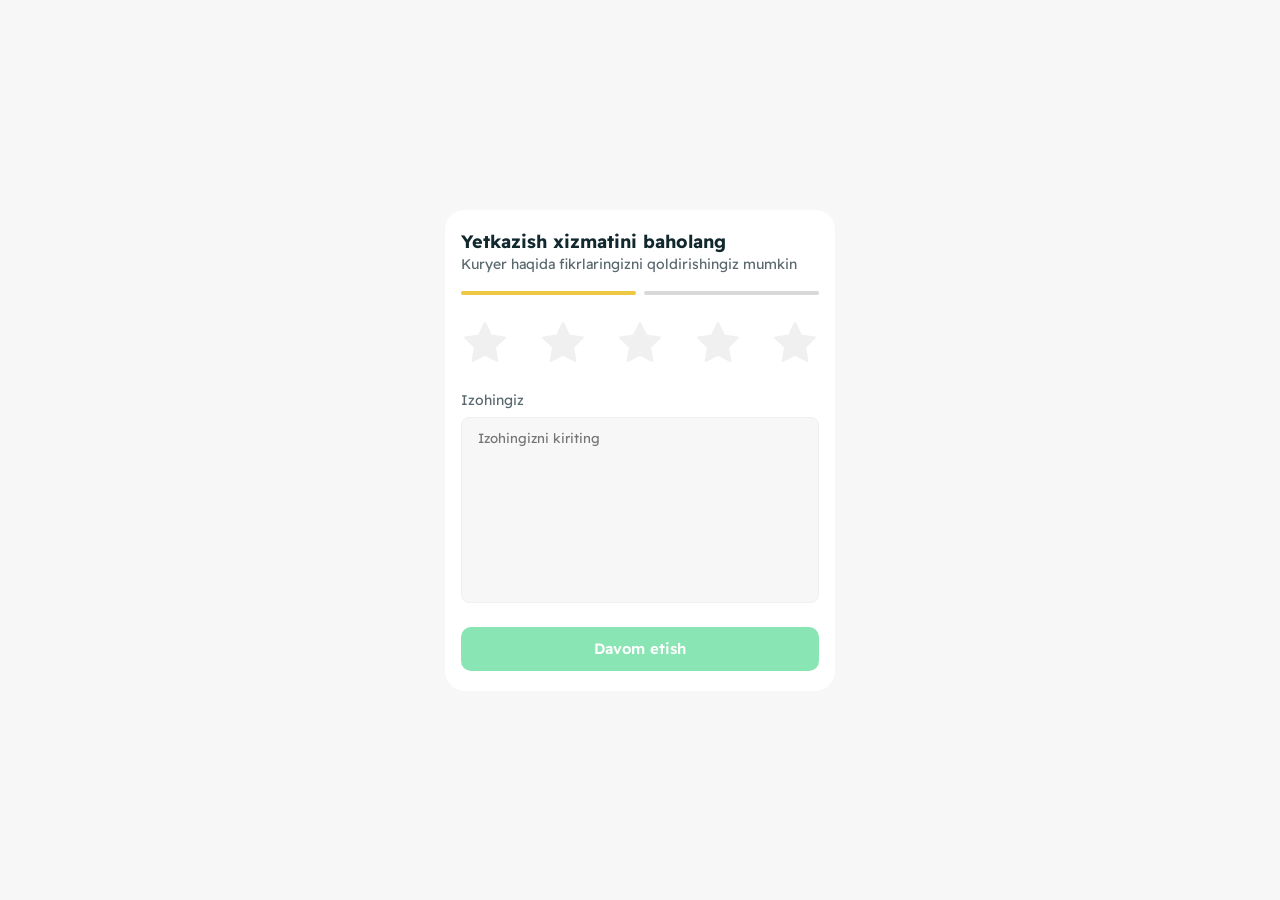
<file: index.html>
<!DOCTYPE html>
<html lang="en">
  <head>
    <meta charset="UTF-8" />
    <meta name="viewport" content="width=device-width, initial-scale=1.0" />
    <meta name="theme-color" content="#f3f3f4">
    <title>Yemak | Review page</title>
    <link rel="stylesheet" href="./css/style.css" />
  </head>
  <body>
    <form class="container"></form>
    <script src="./js/main.js"></script>
  </body>
</html>
</file>
<file: css/style.css>
@import url("https://fonts.googleapis.com/css2?family=Readex+Pro:wght@160..700&display=swap");
* {
  margin: 0;
  padding: 0;
  -webkit-box-sizing: border-box;
          box-sizing: border-box;
  font-family: "Readex Pro", sans-serif;
}

ul,
ol {
  list-style: none;
}

input,
button,
textarea {
  outline: none;
}

body {
  display: -webkit-box;
  display: -ms-flexbox;
  display: flex;
  -webkit-box-pack: center;
      -ms-flex-pack: center;
          justify-content: center;
  -webkit-box-align: center;
      -ms-flex-align: center;
          align-items: center;
  min-height: 100vh;
  background: #f7f7f7;
}

.container {
  border-radius: 20px;
  background: #fff;
  padding: 20px 16px;
  max-width: 390px;
  width: 100%;
}
.container .rev-title {
  color: #12282f;
  font-size: 18px;
  font-weight: 700;
  margin-bottom: 4px;
}
.container .rev-desc {
  color: #5a696e;
  font-size: 14px;
  font-weight: 400;
  line-height: 14px; /* 100% */
  margin-bottom: 20px;
}
.container .liners {
  display: -webkit-box;
  display: -ms-flexbox;
  display: flex;
  -webkit-box-pack: justify;
      -ms-flex-pack: justify;
          justify-content: space-between;
  gap: 8px;
  margin-bottom: 24px;
}
.container .liners div {
  height: 4px;
  border-radius: 10px;
  background: #d9d9d9;
  width: 100%;
}
.container .stars {
  display: -webkit-box;
  display: -ms-flexbox;
  display: flex;
  -webkit-box-pack: justify;
      -ms-flex-pack: justify;
          justify-content: space-between;
  margin-bottom: 24px;
}
.container .stars svg {
  cursor: pointer;
}
.container .rate-options {
  border-radius: 12px;
  background: #f7f7f7;
  width: 100%;
  padding: 16px;
  margin-bottom: 24px;
  display: none;
}
.container .rate-options h2 {
  color: #12282f;
  font-size: 20px;
  font-weight: 700;
  margin-bottom: 16px;
}
.container .rate-options ul {
  display: -webkit-box;
  display: -ms-flexbox;
  display: flex;
  -webkit-box-orient: vertical;
  -webkit-box-direction: normal;
      -ms-flex-direction: column;
          flex-direction: column;
  gap: 16px;
}
.container .rate-options ul li {
  display: -webkit-box;
  display: -ms-flexbox;
  display: flex;
  -webkit-box-align: center;
      -ms-flex-align: center;
          align-items: center;
  gap: 12px;
  color: #5a696e;
  font-size: 14px;
  font-weight: 600;
  line-height: 130%;
  cursor: pointer;
}
.container .rate-options ul input[type=checkbox] {
  display: none;
}
.container .rate-options ul input + label {
  display: -webkit-inline-box;
  display: -ms-inline-flexbox;
  display: inline-flex;
  -webkit-box-align: center;
      -ms-flex-align: center;
          align-items: center;
  -webkit-user-select: none;
     -moz-user-select: none;
      -ms-user-select: none;
          user-select: none;
  cursor: pointer;
}
.container .rate-options ul input + label::before {
  content: "";
  display: inline-block;
  -ms-flex-negative: 0;
      flex-shrink: 0;
  -webkit-box-flex: 0;
      -ms-flex-positive: 0;
          flex-grow: 0;
  border: 2px solid #adb5bd;
  border-radius: 7px;
  margin-right: 0.5em;
  background-repeat: no-repeat;
  background-position: center center;
  background-size: 50% 50%;
  width: 24px;
  height: 24px;
  margin-right: 16px;
}
.container .rate-options ul input:checked + label::before {
  border-color: #edc843;
  background-color: #edc843;
  background-image: url("data:image/svg+xml,%3csvg xmlns='http://www.w3.org/2000/svg' viewBox='0 0 8 8'%3e%3cpath fill='%23fff' d='M6.564.75l-3.59 3.612-1.538-1.55L0 4.26 2.974 7.25 8 2.193z'/%3e%3c/svg%3e");
  -webkit-animation-name: animInp;
          animation-name: animInp;
  -webkit-animation-duration: 0.35s;
          animation-duration: 0.35s;
  -webkit-animation-timing-function: cubic-bezier(0.175, 0.885, 0.32, 1.275);
          animation-timing-function: cubic-bezier(0.175, 0.885, 0.32, 1.275);
}
.container .rate-commit {
  margin-bottom: 20px;
}
.container .rate-commit h2 {
  color: #5a696e;
  font-size: 14px;
  margin-bottom: 8px;
  font-weight: 400;
}
.container .rate-commit textarea {
  border-radius: 8px;
  border: 1px solid #f0f0f0;
  background: #f7f7f7;
  padding: 12px 16px;
  resize: none;
  width: 100%;
}
.container button {
  width: 100%;
  border-radius: 10px;
  background: #15cc69;
  padding: 12px 0;
  color: #fff;
  font-size: 15px;
  font-weight: 600;
  border: none;
  line-height: 20px; /* 133.333% */
  cursor: pointer;
}
.container .dis {
  opacity: 0.5;
}

.rated path {
  fill: #edc843;
  stroke: #edc843;
}

input:checked {
  accent-color: #ffde66;
}

.st > div:first-child {
  background: #edc843;
}

.nd > div:last-child {
  background: #edc843;
}

.click {
  -webkit-animation-name: anim;
          animation-name: anim;
  -webkit-animation-duration: 0.4s;
          animation-duration: 0.4s;
  -webkit-animation-timing-function: cubic-bezier(0.175, 0.885, 0.32, 1.275);
          animation-timing-function: cubic-bezier(0.175, 0.885, 0.32, 1.275);
}

@-webkit-keyframes anim {
  from {
    margin: 0 10px;
    -webkit-transform: scale(0.8);
            transform: scale(0.8);
  }
  to {
    margin: 0;
    -webkit-transform: scale(1.05);
            transform: scale(1.05);
  }
}

@keyframes anim {
  from {
    margin: 0 10px;
    -webkit-transform: scale(0.8);
            transform: scale(0.8);
  }
  to {
    margin: 0;
    -webkit-transform: scale(1.05);
            transform: scale(1.05);
  }
}
@-webkit-keyframes animInp {
  from {
    -webkit-transform: scale(0.8);
            transform: scale(0.8);
  }
  to {
    -webkit-transform: scale(1.05);
            transform: scale(1.05);
  }
}
@keyframes animInp {
  from {
    -webkit-transform: scale(0.8);
            transform: scale(0.8);
  }
  to {
    -webkit-transform: scale(1.05);
            transform: scale(1.05);
  }
}
</file>
<file: yemak review/css/style.css>
@import url("https://fonts.googleapis.com/css2?family=Readex+Pro:wght@160..700&display=swap");
* {
  margin: 0;
  padding: 0;
  -webkit-box-sizing: border-box;
          box-sizing: border-box;
  font-family: "Readex Pro", sans-serif;
}

ul,
ol {
  list-style: none;
}

input,
button,
textarea {
  outline: none;
}

body {
  display: -webkit-box;
  display: -ms-flexbox;
  display: flex;
  -webkit-box-pack: center;
      -ms-flex-pack: center;
          justify-content: center;
  -webkit-box-align: center;
      -ms-flex-align: center;
          align-items: center;
  min-height: 100vh;
  background: #f7f7f7;
}

.container {
  border-radius: 20px;
  background: #fff;
  padding: 20px 16px;
  max-width: 390px;
  width: 100%;
}
.container .rev-title {
  color: #12282f;
  font-size: 18px;
  font-weight: 700;
  margin-bottom: 4px;
}
.container .rev-desc {
  color: #5a696e;
  font-size: 14px;
  font-weight: 400;
  line-height: 14px; /* 100% */
  margin-bottom: 20px;
}
.container .liners {
  display: -webkit-box;
  display: -ms-flexbox;
  display: flex;
  -webkit-box-pack: justify;
      -ms-flex-pack: justify;
          justify-content: space-between;
  gap: 8px;
  margin-bottom: 24px;
}
.container .liners div {
  height: 4px;
  border-radius: 10px;
  background: #d9d9d9;
  width: 100%;
}
.container .stars {
  display: -webkit-box;
  display: -ms-flexbox;
  display: flex;
  -webkit-box-pack: justify;
      -ms-flex-pack: justify;
          justify-content: space-between;
  margin-bottom: 24px;
}
.container .stars svg {
  cursor: pointer;
}
.container .rate-options {
  border-radius: 12px;
  background: #f7f7f7;
  width: 100%;
  padding: 16px;
  margin-bottom: 24px;
  display: none;
}
.container .rate-options h2 {
  color: #12282f;
  font-size: 20px;
  font-weight: 700;
  margin-bottom: 16px;
}
.container .rate-options ul {
  display: -webkit-box;
  display: -ms-flexbox;
  display: flex;
  -webkit-box-orient: vertical;
  -webkit-box-direction: normal;
      -ms-flex-direction: column;
          flex-direction: column;
  gap: 16px;
}
.container .rate-options ul li {
  display: -webkit-box;
  display: -ms-flexbox;
  display: flex;
  -webkit-box-align: center;
      -ms-flex-align: center;
          align-items: center;
  gap: 12px;
  color: #5a696e;
  font-size: 14px;
  font-weight: 600;
  line-height: 130%;
  cursor: pointer;
}
.container .rate-options ul input[type=checkbox] {
  display: none;
}
.container .rate-options ul input + label {
  display: -webkit-inline-box;
  display: -ms-inline-flexbox;
  display: inline-flex;
  -webkit-box-align: center;
      -ms-flex-align: center;
          align-items: center;
  -webkit-user-select: none;
     -moz-user-select: none;
      -ms-user-select: none;
          user-select: none;
  cursor: pointer;
}
.container .rate-options ul input + label::before {
  content: "";
  display: inline-block;
  -ms-flex-negative: 0;
      flex-shrink: 0;
  -webkit-box-flex: 0;
      -ms-flex-positive: 0;
          flex-grow: 0;
  border: 2px solid #adb5bd;
  border-radius: 7px;
  margin-right: 0.5em;
  background-repeat: no-repeat;
  background-position: center center;
  background-size: 50% 50%;
  width: 24px;
  height: 24px;
  margin-right: 16px;
}
.container .rate-options ul input:checked + label::before {
  border-color: #edc843;
  background-color: #edc843;
  background-image: url("data:image/svg+xml,%3csvg xmlns='http://www.w3.org/2000/svg' viewBox='0 0 8 8'%3e%3cpath fill='%23fff' d='M6.564.75l-3.59 3.612-1.538-1.55L0 4.26 2.974 7.25 8 2.193z'/%3e%3c/svg%3e");
}
.container .rate-commit {
  margin-bottom: 20px;
}
.container .rate-commit h2 {
  color: #5a696e;
  font-size: 14px;
  margin-bottom: 8px;
  font-weight: 400;
}
.container .rate-commit textarea {
  border-radius: 8px;
  border: 1px solid #f0f0f0;
  background: #f7f7f7;
  padding: 12px 16px;
  resize: none;
  width: 100%;
}
.container button {
  width: 100%;
  border-radius: 10px;
  background: #15cc69;
  padding: 12px 0;
  color: #fff;
  font-size: 15px;
  font-weight: 600;
  border: none;
  line-height: 20px; /* 133.333% */
  cursor: pointer;
}
.container .dis {
  opacity: 0.5;
}

.rated path {
  fill: #edc843;
  stroke: #edc843;
}

input:checked {
  accent-color: #ffde66;
}

.st > div:first-child {
  background: #edc843;
}

.nd > div:last-child {
  background: #edc843;
}
</file>
